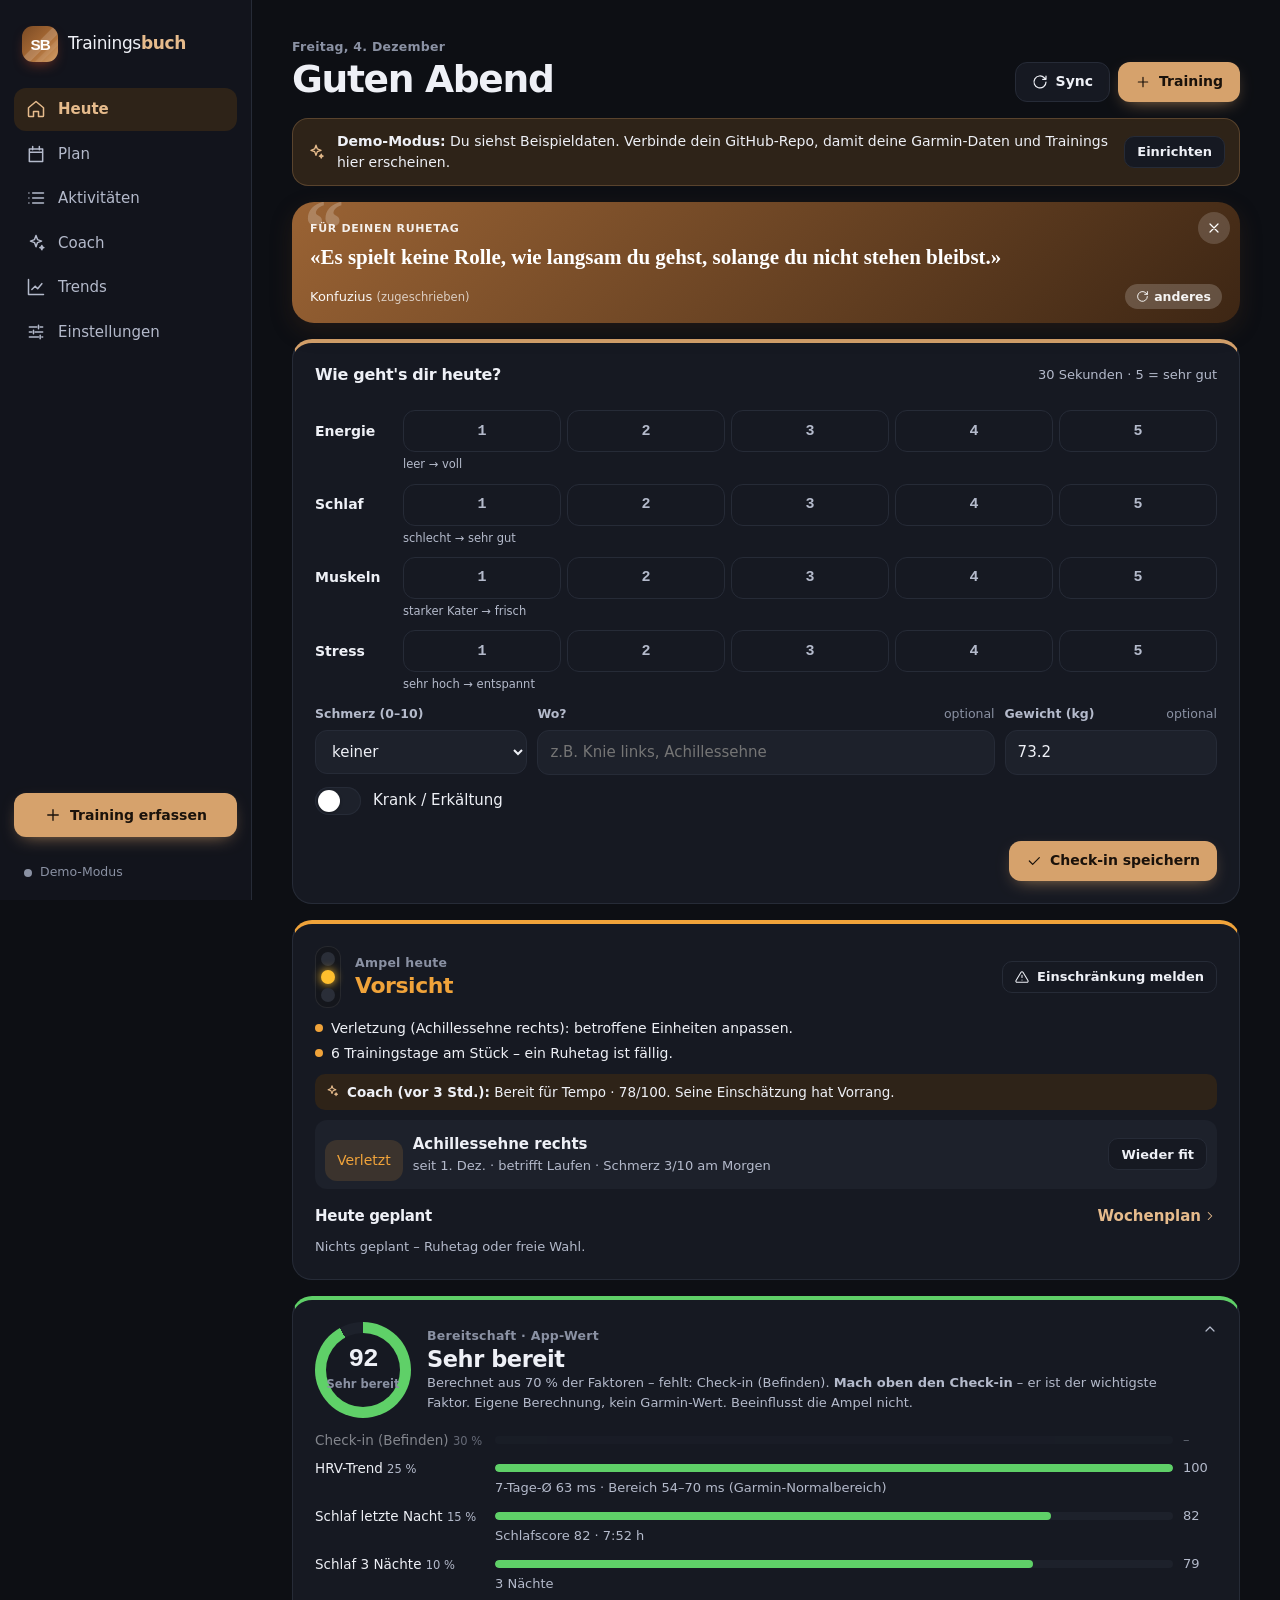
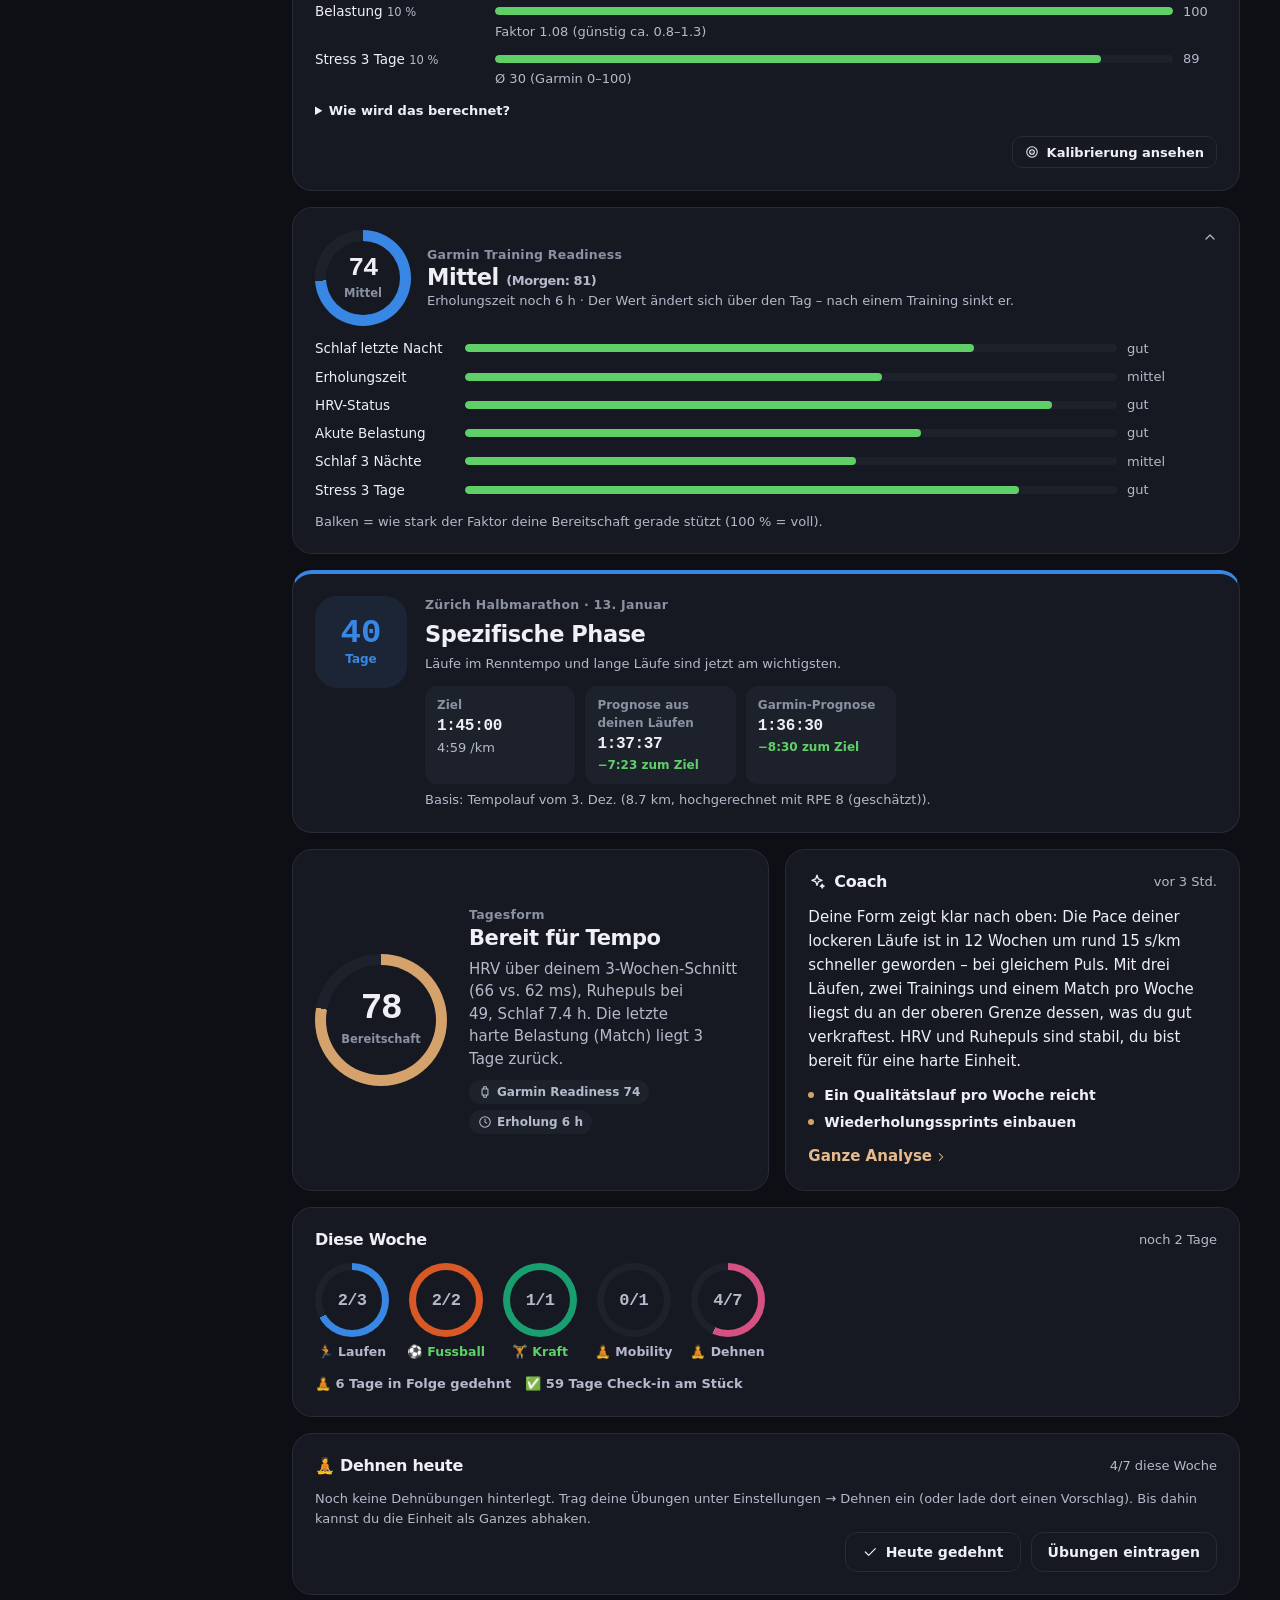
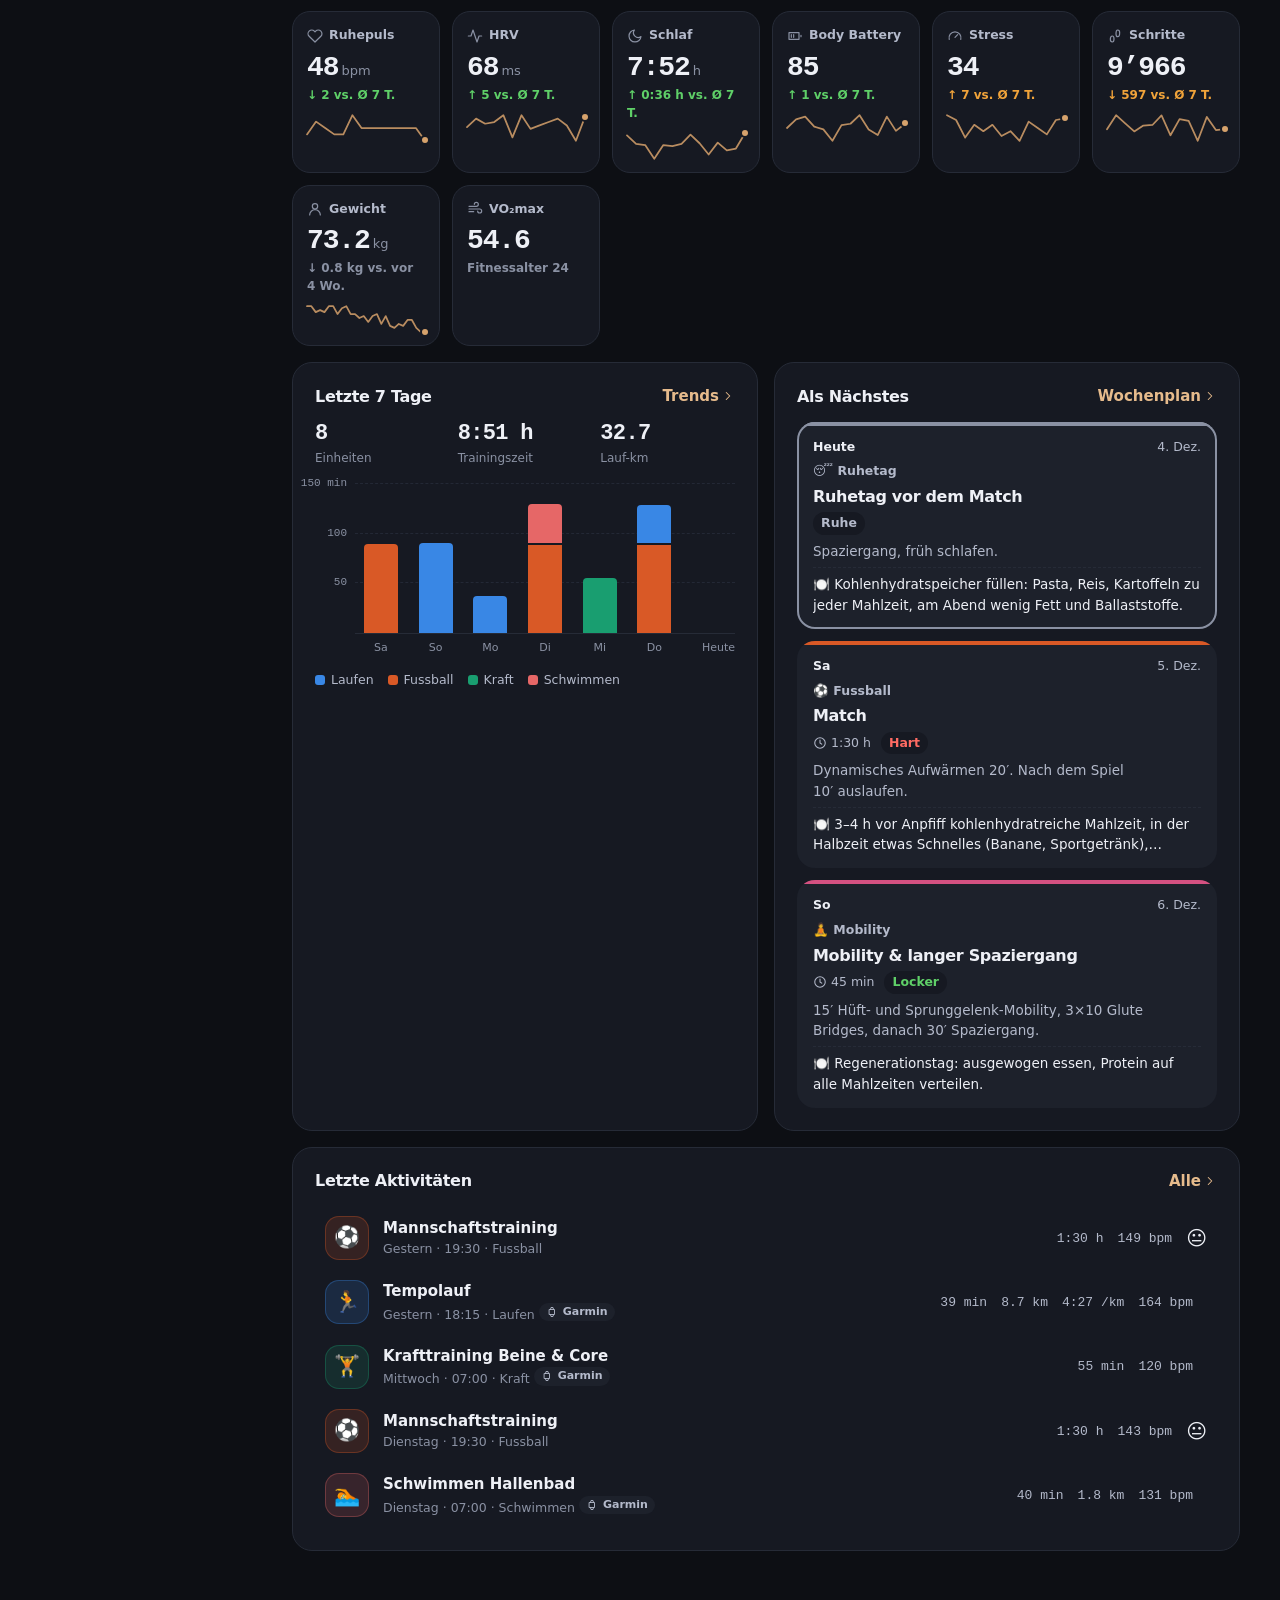
<file: web/index.html>
<!doctype html>
<html lang="de-CH">
<head>
  <meta charset="utf-8">
  <meta name="viewport" content="width=device-width, initial-scale=1, viewport-fit=cover">
  <!-- Only our own scripts may run, and data may only go to the GitHub API (protects the token in localStorage). -->
  <meta http-equiv="Content-Security-Policy" content="default-src 'self'; script-src 'self'; connect-src 'self' https://api.github.com; style-src 'self' 'unsafe-inline' https://fonts.googleapis.com; font-src https://fonts.gstatic.com; img-src 'self' data:; manifest-src 'self'; worker-src 'self'; object-src 'none'; base-uri 'none'; form-action 'self'">
  <meta name="referrer" content="no-referrer">
  <meta name="description" content="Persönliches Trainingsbuch für Laufen, Kraft und Schwimmen – mit Garmin-Sync und KI-Coach.">
  <meta name="theme-color" content="#0d0f14" media="(prefers-color-scheme: light)">
  <meta name="theme-color" content="#0d0f14" media="(prefers-color-scheme: dark)">
  <meta name="apple-mobile-web-app-capable" content="yes">
  <meta name="apple-mobile-web-app-status-bar-style" content="black-translucent">
  <meta name="apple-mobile-web-app-title" content="Trainingsbuch">
  <title>Trainingsbuch</title>
  <link rel="manifest" href="manifest.webmanifest">
  <link rel="icon" href="icon.svg" type="image/svg+xml">
  <link rel="apple-touch-icon" href="icon-180.png">
  <link rel="preconnect" href="https://fonts.googleapis.com">
  <link rel="preconnect" href="https://fonts.gstatic.com" crossorigin>
  <link rel="stylesheet" href="https://fonts.googleapis.com/css2?family=Geist:wght@400..800&family=Geist+Mono:wght@400..600&display=swap">
  <link rel="stylesheet" href="styles.css">
  <script type="module" src="js/app.js"></script>
</head>
<body>
  <div class="app">
    <aside class="sidebar">
      <a class="brand" href="#/heute"><img class="brand-mark" src="icon.svg" alt=""><span>Trainings<b>buch</b></span></a>
      <nav id="side-nav" class="side-nav" aria-label="Hauptnavigation"></nav>
      <button id="side-add" class="btn btn-primary btn-block" data-action="add"></button>
      <p id="side-status" class="side-status"></p>
    </aside>

    <header class="topbar">
      <a class="brand-mark sm" href="#/heute" aria-label="Start"><img src="icon.svg" alt=""></a>
      <span id="topbar-title" class="topbar-title"></span>
      <div id="topbar-actions" class="topbar-actions"></div>
    </header>

    <main id="view" class="view" tabindex="-1"></main>

    <nav id="tabbar" class="tabbar" aria-label="Navigation"></nav>
  </div>

  <dialog id="sheet" class="sheet" aria-label="Details"></dialog>
  <div id="tip" class="tip" role="tooltip" popover="manual"></div>
  <div id="toasts" class="toasts" aria-live="polite" popover="manual"></div>
  <noscript>Diese App benötigt JavaScript.</noscript>
</body>
</html>
</file>
<file: web/styles.css>
/* Healthy Football — mobile-first, light & dark, no build step. */

@property --p { syntax: '<number>'; inherits: true; initial-value: 0; }

:root {
  color-scheme: light dark;
  --font: 'Geist', ui-sans-serif, system-ui, -apple-system, 'Segoe UI', sans-serif;
  --mono: 'Geist Mono', ui-monospace, 'SF Mono', Menlo, monospace;

  /* Design «Karamell»: dark graphite by default, clean neutral light mode */
  --bg:        light-dark(#f6f7f9, #0d0f14);
  --surface:   light-dark(#ffffff, #161922);
  --surface-2: light-dark(#eef0f3, #1d212b);
  --border:    light-dark(#e3e6eb, #262b37);
  --grid:      light-dark(#e6e8ec, #232835);
  --hover:     light-dark(#f1f3f6, #1b1f28);
  --ink:       light-dark(#11131a, #eef0f6);
  --ink-2:     light-dark(#4a4f5c, #b4bacb);
  --ink-3:     light-dark(#7d8392, #8a91a3);

  --accent:      light-dark(#a86a35, #d6a26c);
  --accent-text: light-dark(#8a5427, #e6bb8c);
  --accent-soft: light-dark(#f4e9dd, #2e2318);
  --on-accent:   light-dark(#ffffff, #1a120b);
  --quote-from:  light-dark(#b27a46, #9a6334);
  --quote-to:    light-dark(#6e4322, #3d2614);

  --good: light-dark(#1a7f37, #5fd068);
  --warn: light-dark(#a35a00, #f0a33a);
  --bad:  light-dark(#c4302b, #ff6b63);

  /* categorical data colours (fixed order, validated palette) */
  --s-run:      light-dark(#2a78d6, #3987e5);
  --s-football: light-dark(#eb6834, #d95926);
  --s-strength: light-dark(#1baf7a, #199e70);
  --s-cycle:    light-dark(#eda100, #c98500);
  --s-mobility: light-dark(#e87ba4, #d55181);
  --s-walk:     light-dark(#008300, #008300);
  --s-hiit:     light-dark(#6250d6, #9085e9);
  --s-swim:     light-dark(#e34948, #e66767);
  --s-other:    light-dark(#8d918a, #757b73);
  --series-1:   light-dark(#2a78d6, #3987e5);
  --sleep-deep:  light-dark(#3b3f9e, #7a7ff0);
  --sleep-rem:   light-dark(#8a63d2, #b28cf2);
  --sleep-light: light-dark(#a9b8e8, #4b5a8c);

  --radius: 20px;
  --shadow: light-dark(0 1px 2px rgb(16 24 16 / .04), 0 1px 2px rgb(0 0 0 / .3));
  --shadow-lg: 0 24px 60px -12px rgb(0 0 0 / .35);
  --ease: cubic-bezier(.2, .8, .2, 1);
}
:root[data-theme="light"] { color-scheme: light; }
/* default = dark; 'system' follows the phone */
:root[data-theme="dark"]  { color-scheme: dark; }

*, *::before, *::after { box-sizing: border-box; }
* { margin: 0; }
html { -webkit-text-size-adjust: 100%; interpolate-size: allow-keywords; }
body {
  font-family: var(--font);
  font-size: 15px;
  line-height: 1.5;
  background: var(--bg);
  color: var(--ink);
  min-height: 100dvh;
  -webkit-font-smoothing: antialiased;
  font-feature-settings: 'tnum' 1;
}
a { color: inherit; text-decoration: none; }
button, input, select, textarea { font: inherit; color: inherit; }
h1, h2, h3 { line-height: 1.2; letter-spacing: -0.02em; text-wrap: balance; }
p { text-wrap: pretty; }
:focus-visible { outline: 2px solid var(--accent); outline-offset: 2px; }
.icon { flex: none; }
.muted { color: var(--ink-2); }
.small { font-size: 13px; }
::selection { background: color-mix(in oklab, var(--accent) 35%, transparent); }

/* ───────── shell ───────── */
.app { display: grid; grid-template-columns: minmax(0, 1fr); min-height: 100dvh; }
.sidebar { display: none; }
.view { width: 100%; max-width: 1240px; margin-inline: auto; padding: 16px 16px calc(104px + env(safe-area-inset-bottom)); outline: none; }
.view > * + * { margin-top: 16px; }

.topbar {
  position: sticky; top: 0; z-index: 30;
  display: flex; align-items: center; gap: 12px;
  padding: calc(env(safe-area-inset-top) + 10px) 16px 10px;
  background: color-mix(in oklab, var(--bg) 80%, transparent);
  backdrop-filter: blur(18px) saturate(1.6);
  -webkit-backdrop-filter: blur(18px) saturate(1.6);
  border-bottom: 1px solid color-mix(in oklab, var(--border) 60%, transparent);
}
@supports (animation-timeline: scroll()) {
  .topbar { animation: bar-shadow linear both; animation-timeline: scroll(); animation-range: 0 60px; }
  @keyframes bar-shadow { from { border-bottom-color: transparent; } to { box-shadow: 0 8px 24px -12px rgb(0 0 0 / .25); } }
}
.topbar-title { font-weight: 700; font-size: 17px; letter-spacing: -0.01em; flex: 1; }
.topbar-actions { display: flex; gap: 4px; }

.brand { display: flex; align-items: center; gap: 10px; font-size: 17px; font-weight: 500; letter-spacing: -0.02em; padding: 4px 8px 20px; }
.brand b { font-weight: 800; color: var(--accent-text); }
.brand-mark {
  display: grid; place-items: center; width: 36px; height: 36px; border-radius: 11px; font-size: 18px;
  background: radial-gradient(circle at 30% 25%, color-mix(in oklab, var(--accent) 55%, transparent), transparent 70%), var(--surface-2);
  box-shadow: inset 0 0 0 1px var(--border);
}
.brand-mark.sm { width: 32px; height: 32px; font-size: 16px; }
img.brand-mark, .brand-mark img { width: 36px; height: 36px; padding: 0; background: none; box-shadow: 0 6px 14px -6px rgb(220 80 40 / .7); border-radius: 11px; display: block; }
.brand-mark.sm img { width: 32px; height: 32px; }
.brand-mark.sm:has(img) { background: none; box-shadow: none; }

.tabbar {
  position: fixed; inset-inline: 0; bottom: 0; z-index: 30;
  display: grid; grid-template-columns: repeat(5, 1fr); align-items: end;
  padding: 6px 8px calc(6px + env(safe-area-inset-bottom));
  background: color-mix(in oklab, var(--surface) 82%, transparent);
  backdrop-filter: blur(18px) saturate(1.6);
  -webkit-backdrop-filter: blur(18px) saturate(1.6);
  border-top: 1px solid var(--border);
}
.tab { display: flex; flex-direction: column; align-items: center; gap: 2px; padding: 6px 0 2px; font-size: 11px; font-weight: 500; color: var(--ink-3); transition: color .2s; }
.tab[aria-current] { color: var(--accent-text); }
.tab[aria-current] .icon { stroke-width: 2.2; }
.fab {
  justify-self: center; display: grid; place-items: center; width: 58px; height: 58px; margin-top: -26px;
  border: 0; border-radius: 20px; background: var(--accent); color: var(--on-accent); cursor: pointer;
  box-shadow: 0 10px 24px -8px color-mix(in oklab, var(--accent) 70%, transparent), 0 0 0 5px var(--bg);
  transition: transform .2s var(--ease);
}
.fab:active { transform: scale(.94); }

@media (min-width: 960px) {
  .app { grid-template-columns: 252px minmax(0, 1fr); }
  .topbar, .tabbar { display: none; }
  .sidebar {
    display: flex; flex-direction: column; gap: 6px;
    position: sticky; top: 0; height: 100dvh; padding: 22px 14px 18px;
    border-right: 1px solid var(--border); background: color-mix(in oklab, var(--surface) 55%, var(--bg));
  }
  .view { padding: 34px 40px 56px; }
}
@media (max-width: 959px) { .hide-mobile { display: none !important; } }

.side-nav { display: flex; flex-direction: column; gap: 2px; flex: 1; }
.nav-link { display: flex; align-items: center; gap: 12px; padding: 10px 12px; border-radius: 12px; font-weight: 500; color: var(--ink-2); transition: background .15s, color .15s; }
.nav-link .icon { width: 20px; height: 20px; }
.nav-link:hover { background: var(--hover); color: var(--ink); }
.nav-link[aria-current] { background: var(--accent-soft); color: var(--accent-text); font-weight: 650; }
.side-status { display: flex; align-items: center; gap: 8px; padding: 12px 10px 0; font-size: 12.5px; color: var(--ink-3); }
.dot { width: 8px; height: 8px; border-radius: 50%; background: var(--ink-3); }
.dot.live { background: var(--good); box-shadow: 0 0 0 4px color-mix(in oklab, var(--good) 20%, transparent); }

/* ───────── page header ───────── */
.page-head { display: flex; align-items: flex-end; justify-content: space-between; gap: 16px; flex-wrap: wrap; padding-top: 4px; }
.page-head h1 { font-size: clamp(1.65rem, 1.25rem + 1.6vw, 2.35rem); font-weight: 750; letter-spacing: -0.035em; }
.eyebrow { font-size: 12.5px; font-weight: 600; letter-spacing: .02em; color: var(--ink-3); }
.head-actions { display: flex; gap: 8px; flex-wrap: wrap; }
.section-head { display: flex; align-items: baseline; justify-content: space-between; gap: 12px; margin-bottom: 10px; }
.section-head h2 { font-size: 18px; }

/* ───────── buttons & controls ───────── */
.btn {
  display: inline-flex; align-items: center; justify-content: center; gap: 8px;
  height: 40px; padding: 0 16px; border-radius: 12px; border: 1px solid var(--border);
  background: var(--surface); color: var(--ink); font-weight: 600; font-size: 14px; cursor: pointer; white-space: nowrap;
  transition: background .15s, border-color .15s, transform .15s var(--ease), box-shadow .15s;
}
.btn:hover { border-color: color-mix(in oklab, var(--ink) 25%, var(--border)); }
.btn:active { transform: scale(.97); }
.btn:disabled { opacity: .5; pointer-events: none; }
.btn-primary { background: var(--accent); color: var(--on-accent); border-color: transparent; box-shadow: 0 6px 18px -8px color-mix(in oklab, var(--accent) 80%, transparent); }
.btn-primary:hover { border-color: transparent; filter: brightness(1.05); }
.btn-danger { color: var(--bad); }
.btn-sm { height: 32px; padding: 0 12px; font-size: 13px; border-radius: 10px; }
.btn-block { width: 100%; height: 44px; margin: 8px 0; }
.icon-btn { display: grid; place-items: center; width: 40px; height: 40px; border-radius: 12px; border: 0; background: transparent; color: var(--ink-2); cursor: pointer; }
.icon-btn:hover { background: var(--hover); color: var(--ink); }
.link { display: inline-flex; align-items: center; gap: 2px; font-size: 13.5px; font-weight: 600; color: var(--accent-text); }
.link:hover { text-decoration: underline; text-underline-offset: 3px; }

.segmented { display: inline-flex; gap: 2px; padding: 4px; border-radius: 13px; background: var(--surface-2); }
.segmented > button, .segmented > label {
  display: inline-flex; align-items: center; justify-content: center; gap: 6px; padding: 7px 14px; border: 0; border-radius: 10px;
  background: transparent; color: var(--ink-2); font-weight: 600; font-size: 13.5px; cursor: pointer; white-space: nowrap; transition: background .2s, color .2s;
}
.segmented > [aria-pressed="true"], .segmented > [aria-selected="true"], .segmented > label:has(:checked) {
  background: var(--surface); color: var(--ink); box-shadow: 0 1px 3px rgb(0 0 0 / .12);
}
.segmented input { position: absolute; opacity: 0; pointer-events: none; }
.segmented.tabs { display: flex; margin-bottom: 14px; }
.segmented.tabs > button { flex: 1; padding-inline: 6px; }

.chips { display: flex; gap: 8px; overflow-x: auto; scrollbar-width: none; padding-bottom: 2px; }
.chips::-webkit-scrollbar { display: none; }
.chip-btn {
  flex: none; height: 36px; padding: 0 14px; border-radius: 999px; border: 1px solid var(--border);
  background: var(--surface); color: var(--ink-2); font-weight: 600; font-size: 13.5px; cursor: pointer; transition: all .15s;
}
.chip-btn.active { background: var(--ink); color: var(--bg); border-color: var(--ink); }
.chip, .src {
  display: inline-flex; align-items: center; gap: 5px; padding: 3px 9px; border-radius: 999px;
  background: var(--surface-2); color: var(--ink-2); font-size: 12px; font-weight: 600;
}
.chip.good { color: var(--good); background: color-mix(in oklab, var(--good) 14%, transparent); }
.src { padding: 1px 7px; font-size: 11px; vertical-align: 1px; }
.chip-row { display: flex; flex-wrap: wrap; gap: 6px; margin-top: 10px; }

.toolbar { display: flex; flex-direction: column; gap: 12px; }
@media (min-width: 760px) { .toolbar { flex-direction: row; align-items: center; } .toolbar .chips { flex: 1; } }
.search {
  display: flex; align-items: center; gap: 8px; height: 42px; padding: 0 14px; min-width: min(100%, 300px);
  border-radius: 12px; border: 1px solid var(--border); background: var(--surface); color: var(--ink-3);
}
.search:focus-within { border-color: var(--accent); }
.search input { flex: 1; border: 0; background: none; outline: none; color: var(--ink); min-width: 0; min-height: 0 !important; padding: 0 !important; }

/* ───────── cards & layout ───────── */
.card {
  background: var(--surface); border: 1px solid var(--border); border-radius: var(--radius);
  padding: 18px; box-shadow: var(--shadow); min-width: 0;
}
@media (min-width: 960px) { .card { padding: 22px; } }
.card-head { display: flex; align-items: center; justify-content: space-between; gap: 12px; margin-bottom: 14px; }
.card-head h2 { display: flex; align-items: center; gap: 8px; font-size: 16px; font-weight: 700; }
.grid { display: grid; gap: 16px; grid-template-columns: minmax(0, 1fr); }
@media (min-width: 760px) {
  .grid.hero { grid-template-columns: minmax(0, 1.05fr) minmax(0, 1fr); }
  .grid.two { grid-template-columns: repeat(2, minmax(0, 1fr)); }
  .card.wide { grid-column: 1 / -1; }
}
.lead { font-size: 16px; line-height: 1.6; }
.sub { font-size: 14px; font-weight: 700; margin: 18px 0 8px; }

.banner {
  display: flex; align-items: center; gap: 12px; padding: 12px 14px; border-radius: 16px;
  background: var(--accent-soft); border: 1px solid color-mix(in oklab, var(--accent) 25%, transparent); color: var(--ink);
}
.banner > .icon { color: var(--accent-text); }
.banner p { flex: 1; font-size: 14px; }
.banner-live { background: var(--surface); border-color: var(--border); }

.warn {
  display: flex; gap: 8px; align-items: flex-start; margin-top: 12px; padding: 10px 12px; border-radius: 12px;
  color: var(--warn); background: color-mix(in oklab, var(--warn) 12%, transparent); font-size: 14px; font-weight: 500;
}
.warn .icon { margin-top: 2px; }

/* readiness */
.readiness { display: flex; align-items: center; gap: 22px; flex-wrap: wrap; }
.readiness > div:last-child { flex: 1 1 220px; }
.readiness h2 { font-size: 21px; margin: 2px 0 6px; }
.ring {
  --size: 132px; flex: none; width: var(--size); aspect-ratio: 1; border-radius: 50%; display: grid; place-items: center;
  background: conic-gradient(var(--c) calc(var(--p) * 1%), var(--surface-2) 0);
  animation: ring-in 1.2s var(--ease) both;
}
@keyframes ring-in { from { --p: 0; } }
.ring-inner {
  width: calc(100% - 22px); aspect-ratio: 1; border-radius: 50%; background: var(--surface);
  display: grid; place-content: center; text-align: center;
}
.ring-inner strong { font: 700 36px/1 var(--mono); letter-spacing: -0.04em; }
.ring-inner span { font-size: 11.5px; color: var(--ink-3); font-weight: 600; margin-top: 4px; }

.coach-brief .lead { font-size: 15px; }
.mini-tips { list-style: none; padding: 0; margin: 12px 0; display: grid; gap: 6px; }
.mini-tips li { display: flex; gap: 10px; align-items: baseline; font-size: 14px; }
.mini-tips li::before { content: ''; flex: none; width: 6px; height: 6px; border-radius: 50%; background: var(--accent); translate: 0 -2px; }

/* KPI tiles */
.kpis { display: grid; grid-template-columns: repeat(auto-fill, minmax(138px, 1fr)); gap: 12px; }
@media (max-width: 400px) { .kpis { grid-template-columns: repeat(2, minmax(0, 1fr)); } }
.kpi { background: var(--surface); border: 1px solid var(--border); border-radius: 18px; padding: 14px 14px 10px; display: flex; flex-direction: column; min-width: 0; box-shadow: var(--shadow); }
.kpi header { display: flex; align-items: center; gap: 6px; font-size: 12.5px; font-weight: 600; color: var(--ink-2); }
.kpi header .icon { color: var(--ink-3); }
.kpi-when { margin-left: auto; font-weight: 500; color: var(--ink-3); font-size: 11px; }
.kpi-value { font: 650 28px/1.1 var(--mono); letter-spacing: -0.04em; margin-top: 8px; }
.kpi-value small { font: 500 13px var(--font); color: var(--ink-3); margin-left: 3px; letter-spacing: 0; }
.trend { font-size: 12px; font-weight: 600; color: var(--ink-3); margin-top: 2px; }
.trend.good { color: var(--good); }
.trend.bad { color: var(--warn); }

.stat-row { display: grid; grid-template-columns: repeat(3, 1fr); gap: 8px; margin-bottom: 16px; }
.stat-row strong { display: block; font: 650 22px/1.1 var(--mono); letter-spacing: -0.03em; }
.stat-row span { font-size: 12px; color: var(--ink-3); font-weight: 500; }
.stat-grid { display: grid; grid-template-columns: repeat(auto-fill, minmax(128px, 1fr)); gap: 10px; }
.stat-grid > div { padding: 10px 12px; border-radius: 12px; background: var(--surface-2); }
.stat-grid dt { font-size: 12px; color: var(--ink-3); font-weight: 600; }
.stat-grid dd { font: 600 16px/1.3 var(--mono); margin-top: 2px; letter-spacing: -0.02em; }
.status { display: flex; align-items: center; gap: 8px; font-size: 21px; margin: 4px 0 6px; }
.status::first-letter { text-transform: uppercase; }
.status.good { color: var(--good); }
.status.warn { color: var(--warn); }
.status.bad { color: var(--bad); }

/* ───────── charts ───────── */
.chart { --h: 170px; container-type: inline-size; }
.x-labels .skip-wide { visibility: hidden; }
.x-labels:not(.positioned) span:last-child { text-align: right; }  /* newest label must not run past the card edge */
@container (max-width: 520px) { .x-labels .skip-narrow { visibility: hidden; } }
.chart .plot { position: relative; height: var(--h); margin-left: 40px; border-bottom: 1px solid var(--border); }
.gridline { position: absolute; left: 0; right: 0; height: 0; border-top: 1px dashed var(--grid); pointer-events: none; }
.gridline em { position: absolute; right: calc(100% + 8px); top: -.65em; font: 500 11px/1.2 var(--mono); font-style: normal; color: var(--ink-3); white-space: nowrap; }
.x-labels { display: flex; gap: 3px; margin: 6px 0 0 40px; font-size: 11px; color: var(--ink-3); }
.x-labels span { flex: 1; min-width: 0; text-align: center; white-space: nowrap; }
.x-labels.positioned { position: relative; display: block; height: 16px; }
.x-labels.positioned span { position: absolute; translate: -50% 0; }
.bar-cols { position: absolute; inset: 0; display: flex; gap: 3px; }
.bar-col { flex: 1; min-width: 0; display: flex; align-items: flex-end; justify-content: center; border-radius: 6px 6px 0 0; outline: none; cursor: default; }
.bar-col:hover, .bar-col:focus-visible { background: var(--hover); }
.bar-stack {
  width: min(72%, 34px); display: flex; flex-direction: column-reverse; gap: 2px; border-radius: 4px 4px 0 0; overflow: hidden;
  transform-origin: bottom; animation: grow .7s var(--ease) both;
}
.bar-stack i { display: block; flex-basis: 0; min-height: 3px; }
@keyframes grow { from { transform: scaleY(0); } }
.line svg { position: absolute; inset: 0; width: 100%; height: 100%; overflow: visible; }
.line-path { fill: none; stroke: var(--c); stroke-width: 2; stroke-linejoin: round; stroke-linecap: round; }
.line-area { fill: var(--c); opacity: .1; }
.line-dot, .line-hit::after { position: absolute; width: 10px; height: 10px; border-radius: 50%; background: var(--c); box-shadow: 0 0 0 2px var(--surface); translate: -50% -50%; pointer-events: none; }
.line-hit { position: absolute; top: 0; bottom: 0; outline: none; }
.line-hit::before { content: ''; position: absolute; left: var(--px); top: 0; bottom: 0; width: 1px; background: var(--ink-3); opacity: 0; }
.line-hit::after { content: ''; left: var(--px); top: var(--py); opacity: 0; }
.line-hit:hover::before, .line-hit:hover::after, .line-hit:focus-visible::before, .line-hit:focus-visible::after { opacity: 1; }
.line-band { position: absolute; left: 0; right: 0; background: color-mix(in oklab, var(--c) 9%, transparent); }
.empty-chart { display: grid; place-items: center; height: 140px; color: var(--ink-3); font-size: 14px; }

.spark { position: relative; height: 32px; margin-top: 8px; }
.spark svg { position: absolute; inset: 0; width: 100%; height: 100%; overflow: visible; }
.spark path { fill: none; stroke: var(--c); stroke-width: 1.75; stroke-linejoin: round; stroke-linecap: round; opacity: .85; }
.spark span { position: absolute; width: 6px; height: 6px; border-radius: 50%; background: var(--c); translate: -50% -50%; box-shadow: 0 0 0 2px var(--surface); }

.legend { display: flex; flex-wrap: wrap; gap: 6px 14px; margin-top: 14px; font-size: 12.5px; color: var(--ink-2); }
.legend span { display: inline-flex; align-items: center; gap: 6px; }
.legend i { width: 10px; height: 10px; border-radius: 3px; }

.hbars { display: grid; gap: 10px; }
.hbar { display: grid; grid-template-columns: minmax(90px, 9rem) 1fr auto; align-items: center; gap: 12px; font-size: 13.5px; }
.hbar-label { white-space: nowrap; overflow: hidden; text-overflow: ellipsis; color: var(--ink-2); }
.hbar-track { height: 10px; border-radius: 0 4px 4px 0; background: var(--surface-2); overflow: hidden; }
.hbar-track i { display: block; height: 100%; border-radius: 0 4px 4px 0; transform-origin: left; animation: grow-x .8s var(--ease) both; }
@keyframes grow-x { from { transform: scaleX(0); } }
.hbar-value { font: 500 12.5px var(--mono); color: var(--ink-2); min-width: 4.5em; text-align: right; }

.tip {
  position: fixed; left: 0; top: 0; z-index: 200; max-width: 260px; padding: 8px 11px; border-radius: 10px;
  background: var(--ink); color: var(--bg); font-size: 12.5px; line-height: 1.45; pointer-events: none; box-shadow: var(--shadow-lg);
}
.tip { right: auto; bottom: auto; margin: 0; border: 0; overflow: visible; }
.tip[hidden] { display: none; }
.tip b { font-weight: 700; }

/* ───────── activities ───────── */
.act-list { display: flex; flex-direction: column; container-type: inline-size; }
.card.act-list { padding: 6px; }
.act-row {
  display: grid; grid-template-columns: auto minmax(0, 1fr) auto auto; grid-template-areas: "icon main metrics feel";
  align-items: center; gap: 4px 14px; width: 100%; padding: 10px; border: 0; border-radius: 14px;
  background: none; text-align: left; cursor: pointer; transition: background .15s;
}
.act-row:hover { background: var(--hover); }
.act-icon {
  grid-area: icon; display: grid; place-items: center; width: 44px; height: 44px; border-radius: 14px; font-size: 21px;
  background: color-mix(in oklab, var(--c) 16%, transparent); box-shadow: inset 0 0 0 1px color-mix(in oklab, var(--c) 32%, transparent);
}
.act-icon.lg { width: 54px; height: 54px; font-size: 26px; border-radius: 17px; flex: none; }
.act-main { grid-area: main; display: flex; flex-direction: column; min-width: 0; }
.act-title { font-weight: 650; white-space: nowrap; overflow: hidden; text-overflow: ellipsis; }
.act-sub { font-size: 12.5px; color: var(--ink-3); white-space: nowrap; overflow: hidden; text-overflow: ellipsis; }
.act-metrics { grid-area: metrics; display: flex; gap: 14px; font: 500 13px var(--mono); color: var(--ink-2); white-space: nowrap; }
.act-feel { grid-area: feel; font-size: 20px; }
@container (max-width: 560px) {
  .act-row { grid-template-columns: auto minmax(0, 1fr) auto; grid-template-areas: "icon main feel" "icon metrics feel"; }
  .act-metrics { font-size: 12px; gap: 10px; overflow: hidden; }
}
.week-group > header { display: flex; align-items: baseline; justify-content: space-between; flex-wrap: wrap; gap: 4px 12px; margin: 22px 4px 8px; }
.week-group h2 { font-size: 15px; }

/* ───────── coach ───────── */
.tips { list-style: none; padding: 0; display: grid; gap: 10px; }
.tip-item { padding: 14px 16px; border-radius: 14px; background: var(--surface-2); border-left: 4px solid var(--ink-3); }
.tip-item.prio-hoch { border-left-color: var(--accent); }
.tip-item.prio-mittel { border-left-color: color-mix(in oklab, var(--accent) 45%, var(--ink-3)); }
.tip-head { display: flex; justify-content: space-between; align-items: baseline; gap: 12px; margin-bottom: 4px; }
.prio { flex: none; font-size: 11px; font-weight: 700; color: var(--ink-3); text-transform: uppercase; letter-spacing: .06em; }
.tip-item p { color: var(--ink-2); font-size: 14.5px; }

.plan-list {
  display: grid; grid-auto-flow: column; grid-auto-columns: minmax(250px, 1fr); gap: 12px;
  overflow-x: auto; scroll-snap-type: x mandatory; scrollbar-width: thin;
  margin-inline: -16px; padding: 2px 16px 10px; scroll-padding-inline: 16px;
}
@media (min-width: 960px) { .plan-list { margin-inline: 0; padding-inline: 2px; scroll-padding-inline: 0; } }
.plan-list.compact { grid-auto-flow: row; grid-auto-columns: auto; overflow: visible; margin: 0; padding: 0; }
.plan-card {
  scroll-snap-align: start; position: relative; display: flex; flex-direction: column; gap: 6px;
  padding: 18px 16px 16px; border-radius: 18px; background: var(--surface); border: 1px solid var(--border); overflow: hidden;
}
.plan-card::before { content: ''; position: absolute; inset: 0 0 auto; height: 4px; background: var(--c); }
.plan-list.compact .plan-card { background: var(--surface-2); border: 0; padding: 16px 16px 14px; }
.plan-list.compact .plan-card p { display: -webkit-box; -webkit-line-clamp: 2; -webkit-box-orient: vertical; overflow: hidden; }
.plan-card.is-today { box-shadow: inset 0 0 0 2px var(--c); }
.plan-card header { display: flex; justify-content: space-between; font-size: 12.5px; }
.plan-day { font-weight: 700; text-transform: capitalize; }
.plan-type { font-size: 12.5px; font-weight: 600; color: var(--ink-2); }
.plan-card h3 { font-size: 16px; }
.plan-card p { font-size: 13.5px; color: var(--ink-2); }
.plan-meta { display: flex; gap: 10px; align-items: center; font-size: 12.5px; color: var(--ink-2); }
.plan-meta > span { display: inline-flex; align-items: center; gap: 4px; }
.intensity { padding: 2px 8px; border-radius: 999px; background: var(--surface-2); font-weight: 600; text-transform: capitalize; }
.plan-list.compact .intensity { background: var(--surface); }
.i-hart { color: var(--bad); }
.i-mittel { color: var(--warn); }
.i-locker { color: var(--good); }

.ask-form { display: flex; gap: 10px; align-items: flex-end; }
.ask-form textarea { flex: 1; }
@media (max-width: 520px) { .ask-form { flex-direction: column; align-items: stretch; } }
.qa-list { display: grid; gap: 8px; margin-top: 16px; }
.qa { border-radius: 14px; background: var(--surface-2); padding: 12px 14px; }
.qa summary { display: flex; justify-content: space-between; gap: 12px; cursor: pointer; list-style: none; }
.qa summary::-webkit-details-marker { display: none; }
.qa::details-content { block-size: 0; overflow: hidden; transition: block-size .3s var(--ease), content-visibility .3s allow-discrete; }
.qa[open]::details-content { block-size: auto; }
.prose { margin-top: 10px; color: var(--ink-2); font-size: 14.5px; }
.prose p + p, .prose ul + p, .prose p + ul { margin-top: 8px; }
.prose ul { padding-left: 1.2em; }

/* ───────── forms ───────── */
.form { display: flex; flex-direction: column; gap: 14px; }
.row { display: flex; flex-wrap: wrap; gap: 12px; }
.row > .field { flex: 1 1 110px; }
.row > .field.grow { flex: 2 1 200px; }
.field { display: flex; flex-direction: column; gap: 6px; min-width: 0; }
.field > span { display: flex; justify-content: space-between; gap: 8px; font-size: 12.5px; font-weight: 650; color: var(--ink-2); }
.field em { font-style: normal; font-weight: 500; color: var(--ink-3); }
.field output { font-weight: 600; color: var(--accent-text); }
input:not([type=radio], [type=checkbox], [type=range]), select, textarea {
  width: 100%; min-height: 44px; padding: 10px 12px; border-radius: 12px; border: 1px solid var(--border);
  background: var(--surface-2); color: var(--ink); outline: none; transition: border-color .15s, background .15s;
}
input:focus, select:focus, textarea:focus { border-color: var(--accent); background: var(--surface); }
textarea { resize: vertical; field-sizing: content; min-height: 3lh; max-height: 12lh; }
input[type=range] { width: 100%; accent-color: var(--accent); height: 28px; }
.form-actions, .sheet-actions { display: flex; gap: 10px; justify-content: flex-end; flex-wrap: wrap; margin-top: 4px; }
fieldset { border: 0; padding: 0; min-width: 0; }
legend { font-size: 12.5px; font-weight: 650; color: var(--ink-2); margin-bottom: 8px; padding: 0; }

.type-picker { display: flex; flex-wrap: wrap; gap: 8px; }
.type-picker legend { width: 100%; }
.type-picker label {
  display: inline-flex; align-items: center; gap: 6px; height: 38px; padding: 0 12px 0 8px; border-radius: 12px; cursor: pointer;
  border: 1px solid var(--border); background: var(--surface); font-size: 13.5px; font-weight: 600; color: var(--ink-2); transition: all .15s;
}
.type-picker label:has(:checked) { color: var(--ink); border-color: var(--c); background: color-mix(in oklab, var(--c) 15%, var(--surface)); }
.type-picker label:has(:focus-visible) { outline: 2px solid var(--accent); outline-offset: 2px; }
.type-picker input, .feelings input, .switch input { position: absolute; opacity: 0; pointer-events: none; }

.football-fields, .distance-field, .match-only { display: none !important; }
#act-form:has([name=type][value=football]:checked) .football-fields { display: flex !important; flex-direction: column; gap: 12px; padding: 14px; border-radius: 16px; background: color-mix(in oklab, var(--s-football) 8%, var(--surface-2)); }
#act-form:has([name=type]:is([value=run], [value=cycle], [value=walk], [value=swim]):checked) .distance-field { display: flex !important; }
#act-form:has([name=fkind][value=match]:checked) .match-only { display: flex !important; }
#act-form[data-mode=garmin] .no-garmin { display: none; }
.football-fields legend { float: left; width: 100%; margin: 0; }
.football-fields .row > .field { flex-basis: 80px; }
.football-fields .segmented { align-self: flex-start; background: var(--surface); }
.football-fields .segmented > label:has(:checked) { background: var(--surface-2); }

.feelings { display: flex; gap: 8px; flex-wrap: wrap; }
.feelings legend { width: 100%; }
.feelings label span {
  display: grid; place-items: center; width: 50px; height: 50px; border-radius: 14px; font-size: 25px; cursor: pointer;
  background: var(--surface-2); filter: grayscale(.8); opacity: .7; transition: all .2s var(--ease);
}
.feelings label:has(:checked) span { filter: none; opacity: 1; transform: scale(1.08); box-shadow: inset 0 0 0 2px var(--accent); background: var(--accent-soft); }
.feelings label:has(:focus-visible) span { outline: 2px solid var(--accent); outline-offset: 2px; }

.switch { display: flex; align-items: center; gap: 12px; font-weight: 500; cursor: pointer; margin-bottom: 10px; }
.switch span { flex: none; position: relative; width: 46px; height: 28px; border-radius: 999px; background: var(--surface-2); box-shadow: inset 0 0 0 1px var(--border); transition: background .2s; }
.switch span::after { content: ''; position: absolute; top: 3px; left: 3px; width: 22px; height: 22px; border-radius: 50%; background: #fff; box-shadow: 0 1px 3px rgb(0 0 0 / .3); transition: translate .2s var(--ease); }
.switch input:checked + span { background: var(--accent); }
.switch input:checked + span::after { translate: 18px 0; }
.switch input:focus-visible + span { outline: 2px solid var(--accent); outline-offset: 2px; }
.settings .card p + p { margin-top: 6px; }
.settings .form-actions { justify-content: flex-start; margin-top: 12px; }
.settings .card > .muted.small:first-of-type { margin-bottom: 14px; }

/* ───────── dialog sheet ───────── */
.sheet {
  border: 0; padding: 0; margin: auto; width: min(640px, calc(100vw - 32px)); max-height: min(88dvh, 880px);
  border-radius: 26px; background: var(--surface); color: var(--ink); box-shadow: var(--shadow-lg); overflow: auto; overscroll-behavior: contain;
  opacity: 0; translate: 0 24px;
  transition: opacity .25s var(--ease), translate .3s var(--ease), overlay .3s allow-discrete, display .3s allow-discrete;
}
.sheet[open] { opacity: 1; translate: 0 0; }
@starting-style { .sheet[open] { opacity: 0; translate: 0 24px; } }
.sheet::backdrop { background: rgb(0 0 0 / 0); transition: background .3s, overlay .3s allow-discrete, display .3s allow-discrete; }
.sheet[open]::backdrop { background: rgb(0 0 0 / .45); backdrop-filter: blur(4px); }
@starting-style { .sheet[open]::backdrop { background: rgb(0 0 0 / 0); } }
@media (max-width: 640px) {
  .sheet { width: 100%; max-width: 100%; margin: auto 0 0; border-radius: 26px 26px 0 0; max-height: 94dvh; translate: 0 100%; }
  .sheet[open] { translate: 0 0; }
  @starting-style { .sheet[open] { translate: 0 100%; } }
  .sheet::before { content: ''; display: block; width: 40px; height: 5px; border-radius: 3px; background: var(--border); margin: 8px auto 0; }
}
.sheet-body { padding: 20px 20px 0; }
.sheet-head { display: flex; align-items: flex-start; gap: 14px; margin-bottom: 18px; }
.sheet-head > div { flex: 1; min-width: 0; }
.sheet-head h2 { font-size: 20px; }
.sheet-head p { font-size: 13.5px; margin-top: 2px; }
.sheet-actions {
  position: sticky; bottom: 0; margin: 18px -20px 0; padding: 14px 20px calc(14px + env(safe-area-inset-bottom));
  background: color-mix(in oklab, var(--surface) 88%, transparent); backdrop-filter: blur(12px); border-top: 1px solid var(--border);
}

/* ───────── misc ───────── */
.empty { display: flex; flex-direction: column; align-items: center; text-align: center; gap: 8px; padding: 36px 16px; color: var(--ink-2); }
.empty > .icon { color: var(--accent-text); }
.empty h3 { color: var(--ink); font-size: 17px; }
.empty p { max-width: 42ch; font-size: 14px; }
.empty .btn { margin-top: 8px; }
.loading { display: grid; place-items: center; min-height: 50dvh; }
.spinner { flex: none; width: 18px; height: 18px; border-radius: 50%; border: 2px solid var(--border); border-top-color: var(--accent); animation: spin .8s linear infinite; }
@keyframes spin { to { rotate: 360deg; } }

.toasts { inset: auto; margin: 0; border: 0; padding: 0; background: transparent; overflow: visible; color: inherit; }
.toasts { position: fixed; z-index: 300; left: 50%; translate: -50% 0; bottom: calc(96px + env(safe-area-inset-bottom)); display: flex; flex-direction: column; gap: 8px; width: min(92vw, 420px); pointer-events: none; }
@media (min-width: 960px) { .toasts { left: auto; right: 24px; translate: none; bottom: 24px; } }
.toast {
  display: flex; align-items: center; gap: 10px; padding: 12px 14px; border-radius: 14px; pointer-events: auto;
  background: var(--ink); color: var(--bg); font-size: 14px; font-weight: 500; box-shadow: var(--shadow-lg);
  animation: toast-in .35s var(--ease) both;
}
.toast-ok .icon { color: var(--accent); }
.toast-error .icon { color: var(--bad); }
.toast.out { animation: toast-out .25s ease-in both; }
@keyframes toast-in { from { opacity: 0; translate: 0 12px; scale: .96; } }
@keyframes toast-out { to { opacity: 0; translate: 0 8px; } }

::view-transition-old(root), ::view-transition-new(root) { animation-duration: .22s; }

@media (prefers-reduced-motion: reduce) {
  *, *::before, *::after { animation-duration: .01ms !important; transition-duration: .01ms !important; }
}
@media (forced-colors: active) {
  .bar-stack i, .hbar-track i, .legend i { forced-color-adjust: none; }
}

/* ───────── strength logbook ───────── */
.strength-fields { display: none !important; }
#act-form:has([name=type][value=strength]:checked) .strength-fields { display: flex !important; flex-direction: column; gap: 12px; padding: 14px; border-radius: 16px; background: color-mix(in oklab, var(--s-strength) 8%, var(--surface-2)); }
.strength-fields legend { float: left; width: 100%; margin: 0; }
.ex-list { display: flex; flex-direction: column; gap: 10px; }
.ex-block { background: var(--surface); border-radius: 14px; padding: 12px; border: 1px solid var(--border); }
.ex-block header { display: flex; justify-content: space-between; align-items: flex-start; gap: 10px; margin-bottom: 8px; }
.ex-block header > div { display: flex; flex-direction: column; min-width: 0; }
.sets { display: flex; flex-direction: column; gap: 6px; counter-reset: set; }
.set-row { display: grid; grid-template-columns: 22px 1fr auto 1fr 36px; align-items: center; gap: 8px; }
.set-no::before { counter-increment: set; content: counter(set); font: 600 13px var(--mono); color: var(--ink-3); }
.set-row label { position: relative; }
.set-row input { text-align: center; font: 600 16px var(--mono) !important; padding-right: 34px !important; }
.set-row small { position: absolute; right: 10px; top: 50%; translate: 0 -50%; font-size: 11px; color: var(--ink-3); pointer-events: none; }
.set-row .times { color: var(--ink-3); font-weight: 600; }
.set-row input { appearance: textfield; -moz-appearance: textfield; }
.set-row input::-webkit-inner-spin-button, .set-row input::-webkit-outer-spin-button { -webkit-appearance: none; margin: 0; }
.ex-actions { display: flex; gap: 8px; flex-wrap: wrap; margin-top: 8px; }
.ex-add { display: flex; gap: 8px; }
.ex-add input { flex: 1; }
.icon-btn.sm { width: 34px; height: 34px; border-radius: 10px; }
.ex-summary { display: grid; gap: 8px; }
.ex-line { display: grid; gap: 2px; padding: 10px 12px; border-radius: 12px; background: var(--surface-2); }
.ex-line > span:not(.muted) { font: 500 14px var(--mono); }
.plan-food { color: var(--ink) !important; font-size: 13px; padding-top: 6px; border-top: 1px dashed var(--border); }
.mini-select { width: auto !important; min-height: 34px !important; padding: 4px 10px !important; font-size: 13px; max-width: 55%; }

/* ───────── goals & settings ───────── */
.chip-checks { display: flex; flex-wrap: wrap; gap: 8px; }
.chip-checks legend { width: 100%; }
.chip-checks label { display: inline-flex; align-items: center; height: 34px; padding: 0 12px; border-radius: 999px; border: 1px solid var(--border); background: var(--surface); font-size: 13px; font-weight: 600; color: var(--ink-2); cursor: pointer; transition: all .15s; }
.chip-checks label:has(:checked) { background: var(--accent-soft); border-color: var(--accent); color: var(--accent-text); }
.chip-checks label:has(:focus-visible) { outline: 2px solid var(--accent); outline-offset: 2px; }
.chip-checks input { position: absolute; opacity: 0; pointer-events: none; }
.targets { display: flex; flex-direction: column; gap: 10px; }
.target-row { align-items: flex-end; }
.add-target { align-self: flex-start; }
.custom-ex { list-style: none; padding: 0; display: grid; gap: 6px; }
.custom-ex li { display: flex; justify-content: space-between; align-items: center; gap: 8px; padding: 6px 6px 6px 12px; border-radius: 12px; background: var(--surface-2); }
.builtin-ex { margin-top: 12px; }
.builtin-ex summary { cursor: pointer; }
.builtin-ex p { margin-top: 8px; color: var(--ink-2); }
.segmented.tabs { overflow-x: auto; scrollbar-width: none; }
.segmented.tabs > button { flex: 1 0 auto; }
.type-picker legend em { font-style: normal; font-weight: 500; }

/* missing required fields */
[aria-invalid="true"] { border-color: var(--bad) !important; box-shadow: 0 0 0 3px color-mix(in oklab, var(--bad) 22%, transparent); }
.toasts-in-dialog { position: sticky; bottom: 84px; z-index: 5; display: flex; flex-direction: column; gap: 8px; padding: 0 16px; pointer-events: none; }

/* ───────── templates & progression (Trainingsbuch) ───────── */
.tpl-pick { display: flex; flex-wrap: wrap; align-items: center; gap: 8px; }
.sugg { margin: 4px 0 10px; padding: 10px 12px; border-radius: 12px; background: var(--surface-2); border-left: 4px solid var(--border); font-size: 14px; }
.sugg .ex-actions { margin-top: 8px; }
.sugg-up, .sugg-time, .sugg-eval { border-left-color: var(--good); }
.sugg-down, .sugg-blocked { border-left-color: var(--warn); }
.warm-sets { margin: -4px 0 8px; }
details.warmup { background: var(--surface); border: 1px solid var(--border); border-radius: 14px; padding: 10px 12px; }
details.warmup summary { cursor: pointer; font-weight: 600; }
details.warmup ul { list-style: none; padding: 0; margin-top: 8px; display: grid; gap: 6px; }
details.warmup label { display: flex; gap: 10px; align-items: flex-start; font-size: 14px; }
.strength-next { display: flex; flex-wrap: wrap; align-items: center; justify-content: space-between; gap: 14px; }
.tpl-form { border-top: 1px solid var(--border); padding-top: 14px; margin-top: 14px; }
.tpl-rows { display: grid; gap: 10px; }
.tpl-row { display: grid; grid-template-columns: minmax(0, 2.4fr) repeat(4, minmax(0, 1fr)) 36px; gap: 8px; align-items: end; }
.tpl-row .time-only { display: none; }
.tpl-row.timed .reps-only { display: none; }
.tpl-row.timed .time-only { display: flex; }
.tpl-row.timed { grid-template-columns: minmax(0, 2.4fr) repeat(3, minmax(0, 1fr)) 36px; }
@media (max-width: 640px) {
  .tpl-row, .tpl-row.timed { grid-template-columns: repeat(4, minmax(0, 1fr)) 36px; }
  .tpl-row > .field.grow { grid-column: 1 / -1; }
}

/* ───────── Etappe 2: check-in, weekly goals, supervisor, gym mode, trends ───────── */
.checkin { display: flex; flex-direction: column; gap: 12px; border-top: 4px solid var(--accent); }
.checkin.done { flex-direction: row; align-items: center; justify-content: space-between; flex-wrap: wrap; border-top-color: var(--good); }
.checkin.done.low { border-top-color: var(--bad); }
.ci-summary { display: flex; align-items: center; gap: 14px; }
.ci-score { flex: none; width: 52px; height: 52px; border-radius: 50%; display: grid; place-items: center; font: 700 18px var(--mono); color: var(--c); background: color-mix(in oklab, var(--c) 14%, var(--surface)); }
.ci-pain { display: flex; align-items: center; gap: 6px; margin-top: 4px; font-weight: 600; }
.ci-pain.p-gelb { color: var(--warn); }
.ci-pain.p-rot { color: var(--bad); }
.warn-text { color: var(--warn); font-weight: 600; }
.ci-scales { display: grid; gap: 10px; }
.ci-row { display: grid; grid-template-columns: 78px minmax(0, 1fr); gap: 4px 10px; align-items: center; }
.ci-label { font-weight: 600; font-size: 14px; }
.ci-hint { grid-column: 2; font-size: 11.5px; }
.ci-btns { display: grid; grid-template-columns: repeat(5, 1fr); gap: 6px; }
.ci-btns button { height: 42px; border-radius: 12px; border: 1px solid var(--border); background: var(--surface); font: 600 15px var(--mono); color: var(--ink-2); cursor: pointer; transition: all .15s; }
.ci-btns button:hover { background: var(--hover); }
.ci-btns button[aria-pressed="true"] { background: var(--accent); border-color: var(--accent); color: var(--on-accent); }
.ci-extra { display: flex; gap: 10px; flex-wrap: wrap; }
.ci-extra .field { flex: 1 1 120px; }
.ci-extra .field.grow { flex: 3 1 180px; }

.weekly .week-rings { display: flex; flex-wrap: wrap; gap: 14px 18px; }
.week-ring { display: flex; flex-direction: column; align-items: center; gap: 6px; font-size: 12.5px; font-weight: 600; color: var(--ink-2); }
.week-ring .ring-inner { width: calc(100% - 14px); }
.week-ring .ring-inner strong { font-size: 17px; }
.week-ring .ring-inner span { display: none; }
.week-ring.reached span { color: var(--good); }
.empty-weekly { display: flex; align-items: center; justify-content: space-between; gap: 12px; flex-wrap: wrap; }
.empty-weekly p { display: flex; gap: 8px; align-items: center; }
.weekly-inputs { display: grid; grid-template-columns: repeat(auto-fill, minmax(118px, 1fr)); gap: 8px; }
.weekly-inputs legend { grid-column: 1 / -1; margin-bottom: 4px; }
.weekly-inputs legend em { font-style: normal; font-weight: 500; }

details.supervisor { margin-bottom: 12px; padding: 8px 12px; border-radius: 12px; background: var(--surface-2); font-size: 13.5px; }
details.supervisor summary { display: flex; align-items: center; gap: 8px; cursor: pointer; font-weight: 600; list-style: none; }
details.supervisor summary::-webkit-details-marker { display: none; }
details.supervisor summary .muted { margin-left: auto; }
details.supervisor.good summary { color: var(--good); }
details.supervisor.warn summary { color: var(--warn); }
details.supervisor ul { margin: 8px 0 2px 18px; display: grid; gap: 6px; }

/* gym mode: one step per screen */
.gym-toggle { align-self: flex-start; }
#act-form.gym-on > :not(.sheet-head, .gym-bar, .strength-fields, .gym-end) { display: none !important; }
#act-form.gym-on:not([data-gym-stage=end]) .gym-end { display: none !important; }
#act-form#act-form.gym-on[data-gym-stage=end] .strength-fields { display: none !important; }
#act-form.gym-on .strength-fields > :not(.ex-list, .warmup) { display: none !important; }
#act-form.gym-on[data-gym-stage=ex] .warmup, #act-form.gym-on[data-gym-stage=warm] .ex-list { display: none !important; }
#act-form.gym-on .ex-block:not(.gym-cur) { display: none !important; }
#act-form.gym-on .ex-block { border: 0; padding: 0; background: none; }
#act-form.gym-on .ex-block header strong { font-size: 20px; }
#act-form.gym-on .set-row input { min-height: 52px; font-size: 20px; }
#act-form.gym-on .strength-fields { min-height: 46vh; }
.gym-bar { position: sticky; top: 0; z-index: 3; display: grid; gap: 8px; padding: 10px 0; background: var(--surface); border-bottom: 1px solid var(--border); }
.gym-progress { height: 6px; border-radius: 99px; background: var(--surface-2); overflow: hidden; }
.gym-progress i { display: block; height: 100%; background: var(--accent); transition: width .3s var(--ease); }
.gym-nav { display: flex; align-items: center; gap: 8px; }
.gym-nav strong { flex: 1; font-size: 15px; }
.gym-rest { font: 700 16px var(--mono); color: var(--accent-text); }
.gym-dots { display: flex; align-items: center; gap: 6px; flex-wrap: wrap; }
.gym-dots button:not(.link) { width: 10px; height: 10px; padding: 0; border-radius: 50%; border: 0; background: var(--border); cursor: pointer; }
.gym-dots button.past { background: color-mix(in oklab, var(--accent) 45%, var(--surface-2)); }
.gym-dots button.on { background: var(--accent); width: 22px; border-radius: 99px; }
.gym-dots .link { margin-left: auto; background: none; border: 0; cursor: pointer; }

/* trends */
.trend-tabs { margin: 4px 0 16px; }
.trend-stats { grid-template-columns: repeat(auto-fit, minmax(96px, 1fr)); }
.tile-grid { display: grid; grid-template-columns: repeat(auto-fill, minmax(200px, 1fr)); gap: 12px; margin-bottom: 16px; }
.sport-tile { display: flex; flex-direction: column; gap: 8px; text-align: left; font: inherit; color: inherit; cursor: pointer; border-top: 4px solid var(--c); transition: translate .15s var(--ease), box-shadow .15s; }
.sport-tile:hover { translate: 0 -2px; box-shadow: var(--shadow-lg); }
.tile-head { font-weight: 700; font-size: 15px; }
.tile-stats { display: flex; flex-wrap: wrap; gap: 4px 12px; font-size: 12.5px; color: var(--ink-3); }
.tile-stats strong { font: 650 16px var(--mono); color: var(--ink); }
.records { list-style: none; padding: 0; display: grid; gap: 6px; }
.records li { display: grid; grid-template-columns: minmax(0, 1.4fr) minmax(0, 1.4fr) auto auto; gap: 10px; align-items: center; padding: 8px 12px; border-radius: 12px; background: var(--surface-2); font-size: 14px; }
.records strong { font: 600 14px var(--mono); }
@media (max-width: 640px) { .records li { grid-template-columns: minmax(0, 1fr) auto; } .records li > .muted:nth-child(2) { grid-column: 1 / -1; order: 3; } }

/* ───────── Etappe 3: Ampel, Plan, Kalender, Dehnen, Wettkampf, Einstufung ───────── */
.chip.warn { color: var(--warn); background: color-mix(in oklab, var(--warn) 14%, transparent); }
.chip.bad { color: var(--bad); background: color-mix(in oklab, var(--bad) 14%, transparent); }
.pre { white-space: pre-line; }
.link { background: none; border: 0; padding: 0; cursor: pointer; font: inherit; font-weight: 600; color: var(--accent-text); }

.today-card { --tl: var(--good); border-top: 4px solid var(--tl); display: flex; flex-direction: column; gap: 10px; }
.today-card.tl-yellow { --tl: var(--warn); }
.today-card.tl-red { --tl: var(--bad); }
.tl-head { display: flex; align-items: center; gap: 14px; flex-wrap: wrap; }
.tl-head > div { flex: 1; min-width: 120px; }
.tl-head h2 { color: var(--tl); font-size: 22px; }
.tl-lamp { display: inline-flex; flex-direction: column; gap: 4px; padding: 6px; border-radius: 12px; background: #14161c; box-shadow: inset 0 0 0 1px rgb(255 255 255 / .08); }
.tl-lamp i { width: 14px; height: 14px; border-radius: 50%; background: #2a2e38; }
.tl-red .tl-lamp i:nth-child(1) { background: #ff4d42; box-shadow: 0 0 10px #ff4d42; }
.tl-yellow .tl-lamp i:nth-child(2) { background: #ffbf2e; box-shadow: 0 0 10px #ffbf2e; }
.tl-green .tl-lamp i:nth-child(3) { background: #3ad06a; box-shadow: 0 0 10px #3ad06a; }
.tl-reasons { list-style: none; padding: 0; display: grid; gap: 4px; font-size: 14px; }
.tl-reasons li { display: flex; gap: 8px; }
.tl-reasons li::before { content: ''; flex: none; width: 8px; height: 8px; margin-top: 6px; border-radius: 50%; background: var(--good); }
.tl-reasons li.l1::before { background: var(--warn); }
.tl-reasons li.l2::before { background: var(--bad); }
.limits { display: grid; gap: 8px; }
.limit { display: flex; align-items: center; gap: 10px; padding: 8px 10px; border-radius: 12px; background: var(--surface-2); }
.limit > div { flex: 1; min-width: 0; display: flex; flex-direction: column; }
.sub-head { margin: 6px 0 0; }
.sub-head h3 { font-size: 15px; }
.plan-items { display: grid; gap: 8px; }

.plan-row { display: flex; gap: 10px; align-items: flex-start; padding: 10px; border-radius: 14px; background: var(--surface); border: 1px solid var(--border); border-left: 4px solid var(--c); }
.plan-row.done { opacity: .62; }
.plan-row.done .pr-title strong { text-decoration: line-through; }
button.check { flex: none; width: 28px; height: 28px; border-radius: 9px; border: 2px solid var(--border); background: var(--surface); color: transparent; display: grid; place-items: center; cursor: pointer; padding: 0; }
button.check[aria-pressed="true"] { background: var(--good); border-color: var(--good); color: #fff; }
.pr-main { flex: 1; min-width: 0; display: flex; flex-direction: column; gap: 4px; font-size: 14px; }
.pr-title { display: flex; flex-wrap: wrap; align-items: center; gap: 6px; }
.pr-acts { display: flex; gap: 2px; }
.pr-start { display: flex; flex-wrap: wrap; gap: 6px; margin-top: 4px; }
.move-row { display: flex; flex-wrap: wrap; gap: 6px; align-items: center; margin-top: 4px; }
.move-row input { width: auto !important; min-height: 34px !important; }
.swim-prog summary { cursor: pointer; }
.swim-prog .mini-select { margin-top: 6px; max-width: 100%; }

.stretch-list { list-style: none; padding: 0; display: grid; gap: 6px; }
.stretch-list li { display: flex; align-items: center; gap: 10px; padding: 8px 10px; border-radius: 12px; background: var(--surface-2); }
.stretch-list li > div { flex: 1; min-width: 0; display: flex; flex-direction: column; font-size: 14px; }
.stretch-list li.done > div > span:first-child { text-decoration: line-through; color: var(--ink-3); }
.st-timer { min-width: 86px; font-variant-numeric: tabular-nums; }

.race-card { display: flex; gap: 18px; align-items: flex-start; flex-wrap: wrap; border-top: 4px solid var(--s-run); }
.race-count { flex: none; width: 92px; height: 92px; border-radius: 22px; display: grid; place-content: center; text-align: center; background: color-mix(in oklab, var(--s-run) 12%, var(--surface)); color: var(--s-run); }
.race-count strong { font: 750 34px/1 var(--mono); }
.race-count span { font-size: 12px; font-weight: 600; }
.race-main { flex: 1 1 240px; display: flex; flex-direction: column; gap: 6px; }
.race-stats { margin-top: 6px; }
.race-stats .trend { display: block; }

.draft-banner { flex-wrap: wrap; }
.streaks { display: flex; flex-wrap: wrap; gap: 6px 14px; margin-top: 12px; font-size: 13px; font-weight: 600; color: var(--ink-2); }
.eval-hint { display: flex; align-items: center; gap: 6px; flex-basis: 100%; padding: 8px 10px; border-radius: 10px; background: var(--accent-soft); }

.week-nav { display: flex; align-items: center; gap: 10px; flex-wrap: wrap; margin-bottom: 12px; }
.week-nav > div { min-width: 0; }
.week-nav .icon-btn { font-size: 22px; line-height: 1; }
.week-done { margin-left: auto; }
.plan-week { display: grid; gap: 10px; margin-bottom: 16px; }
@media (min-width: 760px) { .plan-week { grid-template-columns: repeat(auto-fill, minmax(300px, 1fr)); align-items: start; } }
.pw-day { display: flex; flex-direction: column; gap: 8px; padding: 12px; border-radius: 16px; background: var(--surface); border: 1px solid var(--border); }
.pw-day.is-today { border-color: var(--accent); box-shadow: 0 0 0 2px color-mix(in oklab, var(--accent) 25%, transparent); }
.pw-day.past { background: color-mix(in oklab, var(--surface) 70%, var(--bg)); }
.pw-day > header { display: flex; justify-content: space-between; gap: 8px; align-items: center; }
.pw-day .rest { font-style: italic; }
.logged { color: var(--good); display: flex; flex-wrap: wrap; gap: 4px; align-items: center; }
.logged .link { color: var(--good); font-size: 13px; }
.day-foot { display: flex; align-items: center; gap: 10px; flex-wrap: wrap; }
.day-foot .link { margin-left: auto; }
.chip-toggle { height: 30px; padding: 0 12px; border-radius: 999px; border: 1px solid var(--border); background: var(--surface); font: inherit; font-size: 12.5px; font-weight: 600; color: var(--ink-2); cursor: pointer; }
.chip-toggle.on { background: color-mix(in oklab, var(--s-mobility) 16%, var(--surface)); border-color: var(--s-mobility); color: var(--ink); }
.plan-add { padding: 10px; border-radius: 12px; background: var(--surface-2); }
.sugg-list { display: grid; gap: 8px; }
.sugg-item { display: flex; gap: 10px; align-items: center; justify-content: space-between; padding: 8px 10px; border-radius: 12px; background: var(--surface-2); font-size: 14px; }

.cal-grid { display: grid; grid-template-columns: repeat(7, minmax(0, 1fr)); gap: 4px; }
.cal-wd { text-align: center; font-size: 11.5px; font-weight: 700; color: var(--ink-3); padding-bottom: 4px; }
.cal-day { min-height: 72px; display: flex; flex-direction: column; align-items: flex-start; gap: 4px; padding: 6px; border-radius: 10px; border: 1px solid var(--border); background: var(--surface); cursor: pointer; font: inherit; text-align: left; }
.cal-day:hover { background: var(--hover); }
.cal-day.other { opacity: .45; }
.cal-day.today { border-color: var(--accent); box-shadow: inset 0 0 0 1px var(--accent); }
.cal-day.limited { background: color-mix(in oklab, var(--warn) 8%, var(--surface)); }
.cal-num { font: 600 13px var(--mono); }
.cal-dots { display: flex; flex-wrap: wrap; gap: 3px; }
.cal-dots i { width: 9px; height: 9px; border-radius: 50%; }
.cal-dots i.planned { background: transparent; border: 2px solid var(--c); }
.cal-meta { margin-top: auto; display: flex; align-items: center; gap: 4px; font-size: 11px; }
.cal-meta b { width: 14px; height: 4px; border-radius: 2px; }
.ci-g, .ci-g-i { background: var(--good); }
.ci-y { background: var(--warn); }
.ci-r, .ci-r-i { background: var(--bad); }
.cal-legend { margin: 12px 0 4px; flex-wrap: wrap; }
.cal-legend .planned-i { background: transparent; border: 2px solid var(--ink-3); }
@media (max-width: 520px) { .cal-day { min-height: 56px; padding: 4px; } .cal-dots i { width: 7px; height: 7px; } }

#limit-form .ill-only { display: none; }
#limit-form.is-ill .ill-only { display: flex; }
.lim-kind { display: flex; flex-wrap: wrap; }
.eval-list { display: grid; gap: 10px; }
.eval-row { display: grid; gap: 8px; padding: 10px 12px; border-radius: 14px; background: var(--surface-2); }
.eval-row > div:first-child { display: flex; flex-direction: column; }
.eval-row.skip { gap: 2px; }
.eval-inputs { display: grid; grid-template-columns: repeat(3, minmax(0, 1fr)) minmax(90px, auto); gap: 8px; align-items: end; }
.eval-out { font-size: 14px; padding-bottom: 10px; color: var(--good); }
.st-rows { display: grid; gap: 8px; }
.st-row { display: grid; grid-template-columns: 90px minmax(0, 1fr) 36px; gap: 8px; align-items: end; padding-bottom: 8px; border-bottom: 1px solid var(--border); }
.st-row .field.grow { grid-column: 1 / -1; }
.switch.sm { margin-bottom: 8px; font-size: 13px; gap: 8px; }

.howto { margin: 8px 0 0 18px; display: grid; gap: 4px; }
.review-table { width: 100%; border-collapse: collapse; font-size: 14px; }
.review-table th { text-align: left; font-size: 12px; color: var(--ink-3); font-weight: 600; padding: 4px 6px; }
.review-table td { padding: 6px; border-top: 1px solid var(--border); }
.review-table td:nth-child(2) { font: 600 14px var(--mono); }
.swim-only { display: none !important; }
#act-form:has([name=type][value=swim]:checked) .swim-only { display: flex !important; }
.pace-hint:empty { display: none; }
#act-form.gym-on .pace-hint { display: none; }

/* ───────── Etappe 4: Garmin-Details, Rekorde, Ampel-Hinweise ───────── */
.tl-hint { display: flex; gap: 6px; align-items: flex-start; font-weight: 600; }
.tl-hint.tl-yellow { color: var(--warn); }
.tl-hint.tl-red { color: var(--bad); }
.coach-word { display: flex; gap: 8px; align-items: flex-start; font-size: 13.5px; padding: 8px 10px; border-radius: 10px; background: var(--accent-soft); }
.coach-word .icon { margin-top: 2px; color: var(--accent-text); flex: none; }
.sugg-note { margin-top: 6px; font-size: 13px; font-weight: 600; color: var(--warn); }
.te-label { margin-top: 10px; }
.table-wrap { overflow-x: auto; margin: 0 -4px; }
.laps { width: 100%; border-collapse: collapse; font-size: 13px; font-variant-numeric: tabular-nums; }
.laps th { text-align: left; font-size: 11.5px; color: var(--ink-3); font-weight: 600; padding: 4px 6px; white-space: nowrap; }
.laps td { padding: 5px 6px; border-top: 1px solid var(--border); white-space: nowrap; }
.laps tr.rest td { color: var(--ink-3); font-style: italic; }
.rec-list li { grid-template-columns: minmax(0, 1fr) auto auto 34px; }
.rec-list li > div { display: flex; flex-direction: column; min-width: 0; }
@media (max-width: 640px) { .rec-list li { grid-template-columns: minmax(0, 1fr) auto 34px; } .rec-list li > span.muted { grid-column: 1 / -1; order: 4; } }
.records-banner { display: flex; align-items: center; gap: 14px; border-top: 4px solid #e8b21b; }
.records-banner > div { flex: 1; min-width: 0; }
.records-banner .trophy { font-size: 30px; }

/* Garmin Readiness */
.readiness-card { display: flex; flex-direction: column; gap: 12px; }
.rd-head { display: flex; align-items: center; gap: 16px; flex-wrap: wrap; }
.rd-head > div:last-child { flex: 1 1 220px; }
.rd-head .ring-inner strong { font-size: 26px; }
.rd-factors { display: grid; gap: 8px; }
.rd-f { display: grid; grid-template-columns: 140px minmax(0, 1fr) 90px; gap: 10px; align-items: center; font-size: 13.5px; }
.rd-bar { height: 8px; border-radius: 99px; background: var(--surface-2); overflow: hidden; }
.rd-bar i { display: block; height: 100%; border-radius: 99px; background: var(--good); }
@media (max-width: 520px) { .rd-f { grid-template-columns: 110px minmax(0, 1fr) 70px; font-size: 12.5px; } }

/* App-Bereitschaft */
.app-ready { display: flex; flex-direction: column; gap: 12px; border-top: 4px solid var(--good); }
.app-ready .rd-f { grid-template-columns: 170px minmax(0, 1fr) 34px; row-gap: 2px; }
.app-ready .rd-f em { font-style: normal; font-size: 11.5px; }
.app-ready .rd-f.off { opacity: .5; }
.rd-detail { grid-column: 1 / -1; margin-top: -2px; }
@media (min-width: 640px) { .rd-detail { grid-column: 2 / -1; } }
.rd-how summary { cursor: pointer; font-weight: 600; }
.rd-how p, .rd-how ul { margin-top: 8px; color: var(--ink-2); }
.rd-how ul { padding-left: 18px; display: grid; gap: 4px; }
@media (max-width: 520px) { .app-ready .rd-f { grid-template-columns: 130px minmax(0, 1fr) 30px; } }

/* Tageszitat */
.quote-card { position: relative; border-radius: 22px; padding: 20px 18px 14px; color: #fff; background: linear-gradient(135deg, var(--quote-from), var(--quote-to)); box-shadow: 0 8px 22px rgb(80 50 25 / .3); overflow: hidden; }
.quote-card .q-mark { position: absolute; top: -14px; left: 12px; font: 700 80px/1 Georgia, serif; opacity: .22; pointer-events: none; }
.quote-card .q-ctx { font: 700 11px var(--font); letter-spacing: .06em; text-transform: uppercase; opacity: .9; margin: 0; padding-right: 34px; }
.quote-card blockquote { margin: 8px 0 12px; font: 600 19px/1.38 Georgia, 'Times New Roman', serif; }
.quote-card .q-foot { display: flex; justify-content: space-between; align-items: center; gap: 10px; font-size: 13px; opacity: .95; }
.quote-card .q-next { display: inline-flex; align-items: center; gap: 5px; border: 0; border-radius: 99px; padding: 5px 11px; background: rgb(255 255 255 / .2); color: #fff; font: 600 12.5px var(--font); cursor: pointer; }
.quote-card .q-next:hover, .quote-card .q-close:hover { background: rgb(255 255 255 / .32); }
.quote-card .q-close { position: absolute; z-index: 2; top: 10px; right: 10px; width: 32px; height: 32px; border-radius: 50%; border: 0; display: grid; place-items: center; background: rgb(255 255 255 / .16); color: #fff; cursor: pointer; }
@media (min-width: 960px) { .quote-card blockquote { font-size: 21px; } }

/* Readiness einklappbar */
.app-ready, .readiness-card { position: relative; }
.rd-toggle { position: absolute; top: 12px; right: 12px; }
.rd-toggle .icon { rotate: -90deg; }
.ready-compact { display: flex; align-items: center; gap: 14px; width: 100%; text-align: left; font: inherit; color: inherit; cursor: pointer; padding: 12px 16px; }
.ready-compact .rc-num { flex: none; width: 52px; height: 52px; border-radius: 50%; display: grid; place-items: center; font: 750 20px var(--mono); color: var(--c); border: 4px solid var(--c); }
.ready-compact .rc-text { flex: 1; display: flex; flex-direction: column; }
.ready-compact .rc-text .eyebrow { margin: 0; }
.ready-compact .icon { color: var(--ink-3); rotate: 90deg; }
.app-ready .rd-head, .readiness-card .rd-head { padding-right: 36px; }
.quote-card .q-attr { font-style: normal; opacity: .75; font-size: 11.5px; }
</file>
